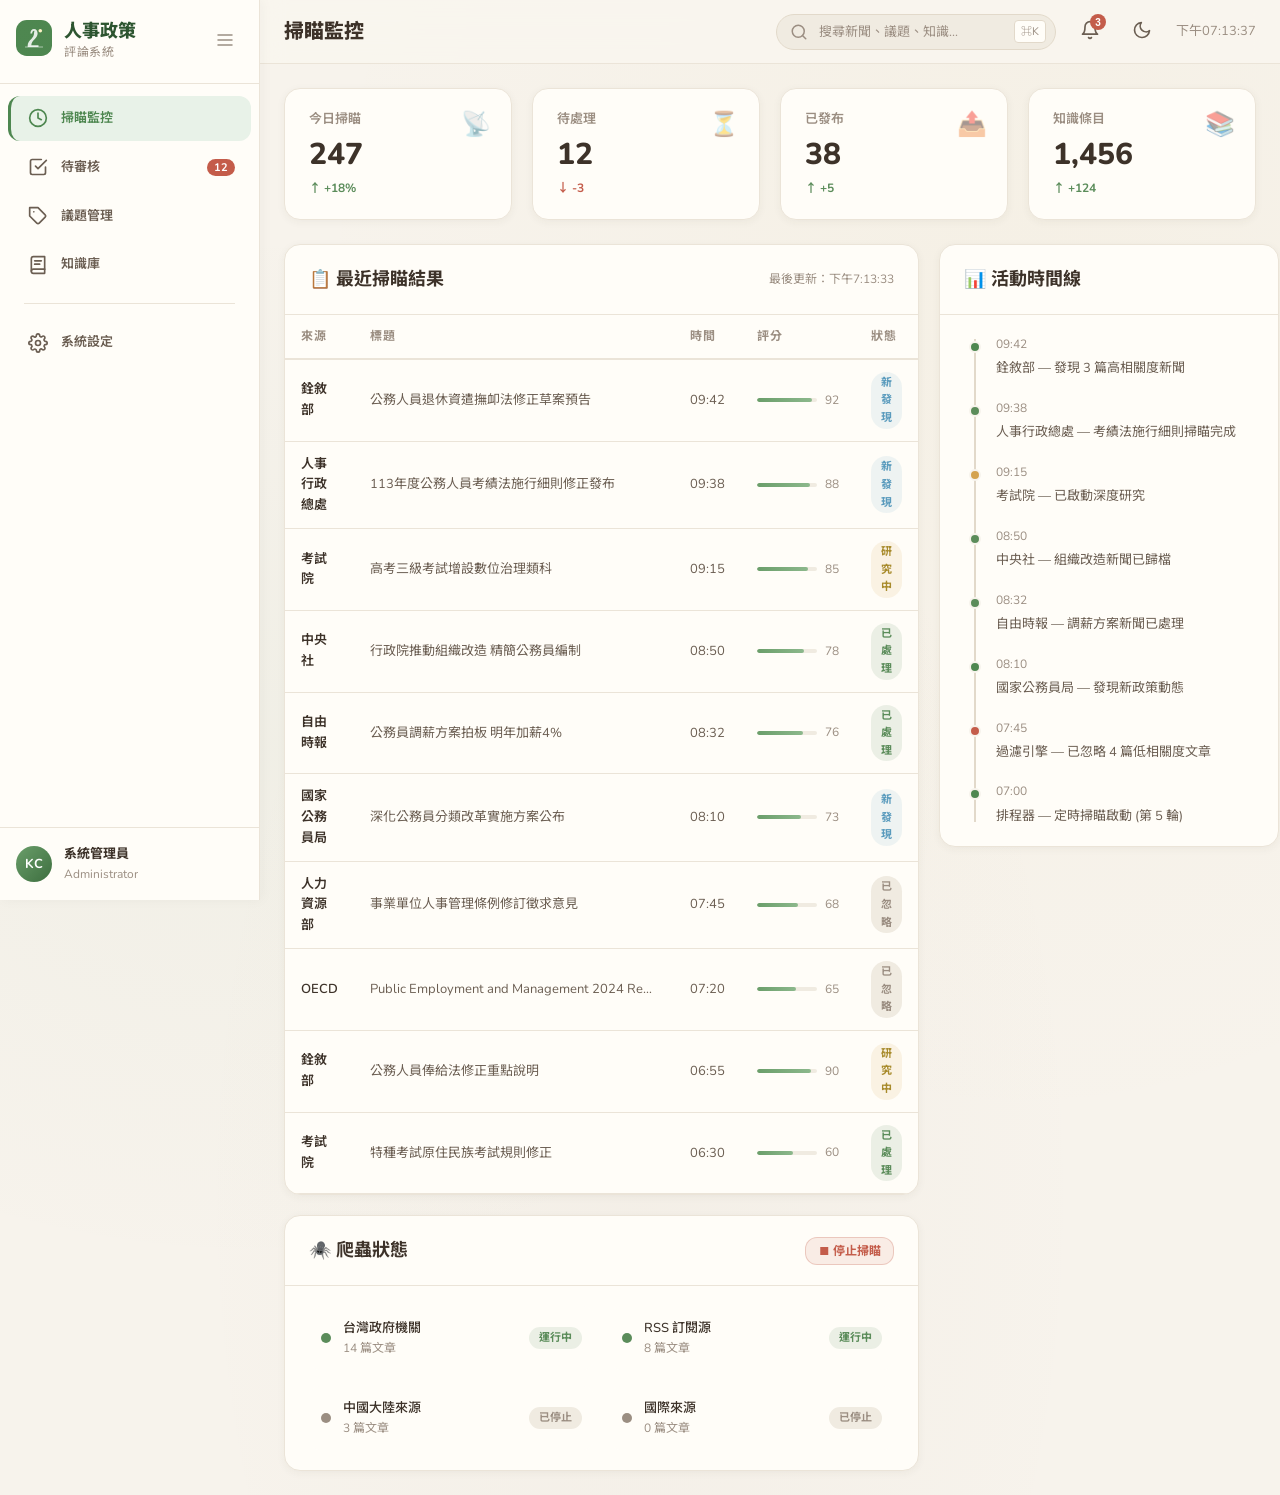
<file: index.html>
<!DOCTYPE html>
<html lang="zh-TW">
<head>
    <meta charset="UTF-8">
    <meta name="viewport" content="width=device-width, initial-scale=1.0">
    <meta name="description" content="公務人事政策評論系統 — 即時掃瞄各國政府公務員制度與實務變革，深度研究、觀點分析、撰寫評論。">
    <title>公務人事政策評論系統</title>

    <!-- Google Fonts -->
    <link rel="preconnect" href="https://fonts.googleapis.com">
    <link rel="preconnect" href="https://fonts.gstatic.com" crossorigin>
    <link href="https://fonts.googleapis.com/css2?family=Nunito:wght@300;400;500;600;700;800&family=Noto+Sans+TC:wght@300;400;500;600;700&display=swap" rel="stylesheet">

    <!-- Styles -->
    <link rel="stylesheet" href="css/index.css">
</head>
<body>
    <!-- Sidebar Navigation -->
    <aside class="sidebar" id="sidebar">
        <div class="sidebar-header">
            <div class="logo-container">
                <div class="logo-icon">
                    <svg viewBox="0 0 40 40" fill="none" xmlns="http://www.w3.org/2000/svg">
                        <rect width="40" height="40" rx="12" fill="url(#logoGrad)"/>
                        <path d="M13 28c0-3 2-5 4-7 2-2 3-4 3-6s1-3 0-3c-1 0-2 1-2 3h-2c0-3 1.5-5 4-5s4 2 4 5c0 2-1 4-3 6-2 2-4 4-4 7h8v2H13v-2z" fill="white" opacity="0.85"/>
                        <circle cx="27" cy="12" r="2" fill="#fef3c7"/>
                        <path d="M10 30h20" stroke="white" stroke-width="1.5" opacity="0.4"/>
                        <defs>
                            <linearGradient id="logoGrad" x1="0" y1="0" x2="40" y2="40">
                                <stop stop-color="#4e8750"/>
                                <stop offset="1" stop-color="#3d6e3f"/>
                            </linearGradient>
                        </defs>
                    </svg>
                </div>
                <div class="logo-text">
                    <span class="logo-title">人事政策</span>
                    <span class="logo-subtitle">評論系統</span>
                </div>
            </div>
            <button class="sidebar-toggle" id="sidebarToggle" aria-label="切換側邊欄">
                <svg width="20" height="20" viewBox="0 0 20 20" fill="currentColor">
                    <path d="M3 5h14M3 10h14M3 15h14" stroke="currentColor" stroke-width="1.5" stroke-linecap="round"/>
                </svg>
            </button>
        </div>

        <nav class="sidebar-nav" id="sidebarNav">
            <a href="#" class="nav-item active" data-page="dashboard">
                <span class="nav-icon">
                    <svg width="20" height="20" viewBox="0 0 24 24" fill="none" stroke="currentColor" stroke-width="2" stroke-linecap="round" stroke-linejoin="round">
                        <circle cx="12" cy="12" r="10"/>
                        <path d="M12 6v6l4 2"/>
                    </svg>
                </span>
                <span class="nav-text">掃瞄監控</span>
                <span class="nav-badge" id="dashboardBadge" style="display:none;">0</span>
            </a>
            <a href="#" class="nav-item" data-page="review">
                <span class="nav-icon">
                    <svg width="20" height="20" viewBox="0 0 24 24" fill="none" stroke="currentColor" stroke-width="2" stroke-linecap="round" stroke-linejoin="round">
                        <path d="M9 11l3 3L22 4"/>
                        <path d="M21 12v7a2 2 0 01-2 2H5a2 2 0 01-2-2V5a2 2 0 012-2h11"/>
                    </svg>
                </span>
                <span class="nav-text">待審核</span>
                <span class="nav-badge" id="reviewBadge">12</span>
            </a>
            <a href="#" class="nav-item" data-page="topics">
                <span class="nav-icon">
                    <svg width="20" height="20" viewBox="0 0 24 24" fill="none" stroke="currentColor" stroke-width="2" stroke-linecap="round" stroke-linejoin="round">
                        <path d="M20.59 13.41l-7.17 7.17a2 2 0 01-2.83 0L2 12V2h10l8.59 8.59a2 2 0 010 2.82z"/>
                        <line x1="7" y1="7" x2="7.01" y2="7"/>
                    </svg>
                </span>
                <span class="nav-text">議題管理</span>
            </a>
            <a href="#" class="nav-item" data-page="knowledge">
                <span class="nav-icon">
                    <svg width="20" height="20" viewBox="0 0 24 24" fill="none" stroke="currentColor" stroke-width="2" stroke-linecap="round" stroke-linejoin="round">
                        <path d="M4 19.5A2.5 2.5 0 016.5 17H20"/>
                        <path d="M6.5 2H20v20H6.5A2.5 2.5 0 014 19.5v-15A2.5 2.5 0 016.5 2z"/>
                        <line x1="8" y1="7" x2="16" y2="7"/>
                        <line x1="8" y1="11" x2="14" y2="11"/>
                    </svg>
                </span>
                <span class="nav-text">知識庫</span>
            </a>

            <div class="nav-divider"></div>

            <a href="#" class="nav-item" data-page="settings">
                <span class="nav-icon">
                    <svg width="20" height="20" viewBox="0 0 24 24" fill="none" stroke="currentColor" stroke-width="2" stroke-linecap="round" stroke-linejoin="round">
                        <circle cx="12" cy="12" r="3"/>
                        <path d="M19.4 15a1.65 1.65 0 00.33 1.82l.06.06a2 2 0 010 2.83 2 2 0 01-2.83 0l-.06-.06a1.65 1.65 0 00-1.82-.33 1.65 1.65 0 00-1 1.51V21a2 2 0 01-4 0v-.09A1.65 1.65 0 009 19.4a1.65 1.65 0 00-1.82.33l-.06.06a2 2 0 01-2.83 0 2 2 0 010-2.83l.06-.06A1.65 1.65 0 004.68 15a1.65 1.65 0 00-1.51-1H3a2 2 0 010-4h.09A1.65 1.65 0 004.6 9a1.65 1.65 0 00-.33-1.82l-.06-.06a2 2 0 010-2.83 2 2 0 012.83 0l.06.06A1.65 1.65 0 009 4.68a1.65 1.65 0 001-1.51V3a2 2 0 014 0v.09a1.65 1.65 0 001 1.51 1.65 1.65 0 001.82-.33l.06-.06a2 2 0 012.83 0 2 2 0 010 2.83l-.06.06A1.65 1.65 0 0019.4 9a1.65 1.65 0 001.51 1H21a2 2 0 010 4h-.09a1.65 1.65 0 00-1.51 1z"/>
                    </svg>
                </span>
                <span class="nav-text">系統設定</span>
            </a>
        </nav>

        <div class="sidebar-footer">
            <div class="user-profile">
                <div class="user-avatar">KC</div>
                <div class="user-info">
                    <span class="user-name">系統管理員</span>
                    <span class="user-role">Administrator</span>
                </div>
            </div>
        </div>
    </aside>

    <!-- Main Content -->
    <main class="main-content" id="mainContent">
        <!-- Header -->
        <header class="header" id="header">
            <div class="header-left">
                <button class="mobile-menu-btn" id="mobileMenuBtn" aria-label="開啟選單">
                    <svg width="24" height="24" viewBox="0 0 24 24" fill="none" stroke="currentColor" stroke-width="2" stroke-linecap="round">
                        <line x1="3" y1="6" x2="21" y2="6"/>
                        <line x1="3" y1="12" x2="21" y2="12"/>
                        <line x1="3" y1="18" x2="21" y2="18"/>
                    </svg>
                </button>
                <h1 class="page-title" id="pageTitle">掃瞄監控</h1>
            </div>
            <div class="header-right">
                <div class="search-box" id="globalSearch">
                    <svg class="search-icon" width="18" height="18" viewBox="0 0 24 24" fill="none" stroke="currentColor" stroke-width="2" stroke-linecap="round">
                        <circle cx="11" cy="11" r="8"/>
                        <line x1="21" y1="21" x2="16.65" y2="16.65"/>
                    </svg>
                    <input type="text" placeholder="搜尋新聞、議題、知識..." id="globalSearchInput">
                    <kbd class="search-shortcut">⌘K</kbd>
                </div>
                <button class="header-btn notification-btn" id="notificationBtn" aria-label="通知">
                    <svg width="20" height="20" viewBox="0 0 24 24" fill="none" stroke="currentColor" stroke-width="2" stroke-linecap="round" stroke-linejoin="round">
                        <path d="M18 8A6 6 0 006 8c0 7-3 9-3 9h18s-3-2-3-9"/>
                        <path d="M13.73 21a2 2 0 01-3.46 0"/>
                    </svg>
                    <span class="notification-count" id="notificationCount">3</span>
                </button>
                <button class="header-btn theme-toggle" id="themeToggle" aria-label="切換主題">
                    <svg width="20" height="20" viewBox="0 0 24 24" fill="none" stroke="currentColor" stroke-width="2" stroke-linecap="round" stroke-linejoin="round">
                        <path d="M21 12.79A9 9 0 1111.21 3 7 7 0 0021 12.79z"/>
                    </svg>
                </button>
                <div class="header-time" id="headerTime"></div>
            </div>
        </header>

        <!-- Page Content Panels -->
        <div class="content-wrapper">
            <!-- Dashboard Page -->
            <section class="page-panel active" id="page-dashboard">
                <div id="dashboardContainer"></div>
            </section>

            <!-- Review Page -->
            <section class="page-panel" id="page-review">
                <div id="reviewContainer"></div>
            </section>

            <!-- Topics Page -->
            <section class="page-panel" id="page-topics">
                <div id="topicsContainer"></div>
            </section>

            <!-- Knowledge Page -->
            <section class="page-panel" id="page-knowledge">
                <div id="knowledgeContainer"></div>
            </section>

            <!-- Settings Page -->
            <section class="page-panel" id="page-settings">
                <div class="card" style="max-width: 800px;">
                    <div class="card-header">
                        <h2>⚙️ 系統設定</h2>
                    </div>
                    <div class="card-body">
                        <div class="settings-group">
                            <h3 class="settings-title">掃瞄設定</h3>
                            <div class="setting-item">
                                <div class="setting-info">
                                    <label>自動掃瞄頻率</label>
                                    <span class="text-muted">設定系統自動掃瞄新聞的頻率</span>
                                </div>
                                <select class="select" id="scanFrequency">
                                    <option value="30">每 30 分鐘</option>
                                    <option value="60" selected>每 1 小時</option>
                                    <option value="120">每 2 小時</option>
                                    <option value="360">每 6 小時</option>
                                    <option value="720">每 12 小時</option>
                                    <option value="1440">每 24 小時</option>
                                </select>
                            </div>
                            <div class="setting-item">
                                <div class="setting-info">
                                    <label>政策相關度閾值</label>
                                    <span class="text-muted">低於此閾值的新聞將自動忽略</span>
                                </div>
                                <input type="range" class="range-input" min="0" max="100" value="60" id="relevanceThreshold">
                                <span class="range-value" id="thresholdValue">60%</span>
                            </div>
                        </div>

                        <div class="settings-group">
                            <h3 class="settings-title">通知設定</h3>
                            <div class="setting-item">
                                <div class="setting-info">
                                    <label>Telegram 通知</label>
                                    <span class="text-muted">透過 Telegram Bot 推送重要新聞</span>
                                </div>
                                <label class="toggle-switch">
                                    <input type="checkbox" id="telegramToggle" checked>
                                    <span class="toggle-slider"></span>
                                </label>
                            </div>
                            <div class="setting-item">
                                <div class="setting-info">
                                    <label>Telegram Bot Token</label>
                                    <span class="text-muted">用於發送通知的 Bot Token</span>
                                </div>
                                <input type="password" class="input" placeholder="輸入 Bot Token..." id="telegramToken" style="width: 280px;">
                            </div>
                        </div>

                        <div class="settings-group">
                            <h3 class="settings-title">AI 分析設定</h3>
                            <div class="setting-item">
                                <div class="setting-info">
                                    <label>優先 AI 工具</label>
                                    <span class="text-muted">選擇分析與生成評論使用的 AI 工具</span>
                                </div>
                                <select class="select" id="aiTool">
                                    <option value="codex">Codex CLI</option>
                                    <option value="claude" selected>Free Claude Code</option>
                                    <option value="opencode">OpenCode</option>
                                </select>
                            </div>
                            <div class="setting-item">
                                <div class="setting-info">
                                    <label>分析深度</label>
                                    <span class="text-muted">觀點分析報告的深度層級</span>
                                </div>
                                <select class="select" id="analysisDepth">
                                    <option value="brief">簡要摘要</option>
                                    <option value="standard" selected>標準分析</option>
                                    <option value="deep">深度報告</option>
                                </select>
                            </div>
                        </div>

                        <div class="settings-group">
                            <h3 class="settings-title">發布設定</h3>
                            <div class="setting-item">
                                <div class="setting-info">
                                    <label>Google Blogger 發布</label>
                                    <span class="text-muted">啟用自動發布至 Blogger</span>
                                </div>
                                <label class="toggle-switch">
                                    <input type="checkbox" id="bloggerToggle">
                                    <span class="toggle-slider"></span>
                                </label>
                            </div>
                            <div class="setting-item">
                                <div class="setting-info">
                                    <label>Google Drive 歸檔</label>
                                    <span class="text-muted">自動備份至 Google Drive</span>
                                </div>
                                <label class="toggle-switch">
                                    <input type="checkbox" id="driveToggle" checked>
                                    <span class="toggle-slider"></span>
                                </label>
                            </div>
                        </div>

                        <div class="flex justify-end gap-3 mt-4">
                            <button class="btn btn-secondary">重置預設</button>
                            <button class="btn btn-primary">儲存設定</button>
                        </div>
                    </div>
                </div>
            </section>
        </div>
    </main>

    <!-- Toast Container -->
    <div class="toast-container" id="toastContainer"></div>

    <!-- Modal Container -->
    <div class="modal-overlay" id="modalOverlay">
        <div class="modal" id="modalContent">
            <!-- Dynamic modal content -->
        </div>
    </div>

    <!-- Scripts -->
    <script src="js/app.js"></script>
    <script src="js/dashboard.js"></script>
    <script src="js/review.js"></script>
    <script src="js/topics.js"></script>
    <script src="js/knowledge.js"></script>
</body>
</html>
</file>
<file: css/index.css>
/* ============================================================
   公務人事政策評論系統 — 原野風設計系統
   Prairie / Nature-inspired warm light theme
   ============================================================ */

@import url('https://fonts.googleapis.com/css2?family=Nunito:wght@300;400;500;600;700;800&family=Noto+Sans+TC:wght@300;400;500;600;700&display=swap');

/* ============================================================
   1. Design Tokens
   ============================================================ */
:root {
  /* — 原野色盤 — */
  --bg-canvas:       #f7f3ec;
  --bg-warm:         #faf6ef;
  --bg-surface:      #fffdf8;
  --bg-surface-alt:  #f0ebe1;
  --bg-hover:        #ede7db;

  /* 自然邊框與表面 */
  --border-soft:     #e2d9ca;
  --border-light:    #ebe4d8;
  --border-hover:    #d4c9b7;

  /* 主色 — 森林綠 */
  --green-300: #8cb88c;
  --green-400: #6a9e6a;
  --green-500: #4e8750;
  --green-600: #3d6e3f;
  --green-700: #2d5530;
  --primary:       #4e8750;
  --primary-rgb:   78, 135, 80;
  --primary-light: #e8f2e8;
  --primary-hover: #3d6e3f;

  /* 副色 — 麥穗金 */
  --gold-300: #e8d18c;
  --gold-400: #d4b85a;
  --gold-500: #c4a43a;
  --gold-600: #a88b2c;
  --secondary:     #c4a43a;
  --secondary-rgb: 196, 164, 58;
  --secondary-light: #faf3dd;

  /* 泥土棕 */
  --earth-400: #a08060;
  --earth-500: #8b6d4f;
  --earth-600: #705840;

  /* 天空藍 */
  --sky-400: #7db5d4;
  --sky-500: #5a9bbd;

  /* 語義色 */
  --success:     #5b8c5a;  --success-rgb: 91,140,90;
  --danger:      #c45c4a;  --danger-rgb:  196,92,74;
  --warning:     #d4a24e;  --warning-rgb: 212,162,78;
  --info:        #5a9bbd;  --info-rgb:    90,155,189;

  /* 文字 */
  --text-primary:   #3d3229;
  --text-secondary: #6b5e52;
  --text-muted:     #9b8e82;
  --text-inverse:   #fffdf8;

  /* — 字型 — */
  --font-sans: 'Nunito', 'Noto Sans TC', -apple-system, BlinkMacSystemFont, 'Segoe UI', sans-serif;
  --font-mono: 'JetBrains Mono', Consolas, monospace;

  --text-xs:  0.75rem;
  --text-sm:  0.8125rem;
  --text-base: 0.9375rem;
  --text-lg:  1.125rem;
  --text-xl:  1.25rem;
  --text-2xl: 1.5rem;
  --text-3xl: 1.875rem;

  /* — 間距 — */
  --sp-1: 0.25rem;  --sp-2: 0.5rem;   --sp-3: 0.75rem;
  --sp-4: 1rem;     --sp-5: 1.25rem;  --sp-6: 1.5rem;
  --sp-8: 2rem;     --sp-10: 2.5rem;  --sp-12: 3rem;
  --sp-16: 4rem;

  /* — 圓角 — */
  --radius-sm:   8px;
  --radius-md:   12px;
  --radius-lg:   16px;
  --radius-xl:   24px;
  --radius-full: 9999px;

  /* — 陰影 — */
  --shadow-sm:  0 1px 3px rgba(61,50,41,.06), 0 1px 2px rgba(61,50,41,.04);
  --shadow-md:  0 4px 12px rgba(61,50,41,.07), 0 2px 4px rgba(61,50,41,.04);
  --shadow-lg:  0 10px 30px rgba(61,50,41,.08), 0 4px 8px rgba(61,50,41,.04);
  --shadow-xl:  0 20px 50px rgba(61,50,41,.1);
  --shadow-card: 0 2px 8px rgba(61,50,41,.05);
  --shadow-card-hover: 0 8px 24px rgba(61,50,41,.1);

  /* — 過渡 — */
  --ease-out: cubic-bezier(.22,1,.36,1);
  --ease-spring: cubic-bezier(.34,1.56,.64,1);
  --dur-fast:   150ms;
  --dur-normal: 250ms;
  --dur-slow:   400ms;

  /* — Z-index — */
  --z-sidebar:  100;
  --z-header:   90;
  --z-dropdown: 200;
  --z-modal:    300;
  --z-toast:    400;

  /* — 版型 — */
  --sidebar-width:     260px;
  --sidebar-collapsed: 72px;
  --header-height:     64px;
}

/* ============================================================
   2. Reset / Base
   ============================================================ */
*, *::before, *::after { box-sizing: border-box; margin: 0; padding: 0; }

html {
  font-size: 16px;
  -webkit-font-smoothing: antialiased;
  scroll-behavior: smooth;
}

body {
  font-family: var(--font-sans);
  font-size: var(--text-base);
  color: var(--text-primary);
  background: var(--bg-canvas);
  /* 微妙的紋理感 */
  background-image:
    radial-gradient(ellipse at 20% 50%, rgba(78,135,80,.04) 0%, transparent 50%),
    radial-gradient(ellipse at 80% 20%, rgba(196,164,58,.04) 0%, transparent 50%),
    radial-gradient(ellipse at 50% 80%, rgba(139,109,79,.03) 0%, transparent 50%);
  min-height: 100vh;
  line-height: 1.6;
  overflow-x: hidden;
}

/* Scrollbar */
::-webkit-scrollbar { width: 6px; height: 6px; }
::-webkit-scrollbar-track { background: transparent; }
::-webkit-scrollbar-thumb { background: var(--border-soft); border-radius: var(--radius-full); }
::-webkit-scrollbar-thumb:hover { background: var(--text-muted); }

::selection { background: rgba(var(--primary-rgb),.2); color: var(--text-primary); }

a { color: var(--primary); text-decoration: none; transition: color var(--dur-fast); }
a:hover { color: var(--primary-hover); }
img { max-width: 100%; display: block; }

/* ============================================================
   3. Layout — Sidebar + Main
   ============================================================ */
.sidebar {
  position: fixed; top: 0; left: 0; bottom: 0;
  width: var(--sidebar-width);
  background: var(--bg-surface);
  border-right: 1px solid var(--border-light);
  display: flex; flex-direction: column;
  z-index: var(--z-sidebar);
  transition: width var(--dur-slow) var(--ease-out);
  overflow: hidden;
  box-shadow: 2px 0 12px rgba(61,50,41,.04);
}
.sidebar.collapsed { width: var(--sidebar-collapsed); }

.sidebar-header {
  display: flex; align-items: center; justify-content: space-between;
  padding: var(--sp-5) var(--sp-4);
  border-bottom: 1px solid var(--border-light);
  min-height: 72px;
}

.logo-container { display: flex; align-items: center; gap: var(--sp-3); }
.logo-icon svg { width: 36px; height: 36px; flex-shrink: 0; }
.logo-text { display: flex; flex-direction: column; white-space: nowrap; }
.logo-title { font-size: var(--text-lg); font-weight: 800; color: var(--green-700); line-height: 1.2; }
.logo-subtitle { font-size: var(--text-xs); color: var(--text-muted); letter-spacing: .06em; }
.sidebar.collapsed .logo-text { display: none; }

.sidebar-toggle {
  background: none; border: none; color: var(--text-muted); cursor: pointer;
  padding: var(--sp-2); border-radius: var(--radius-sm);
  transition: all var(--dur-fast); flex-shrink: 0;
}
.sidebar-toggle:hover { color: var(--text-primary); background: var(--bg-hover); }

/* Navigation */
.sidebar-nav {
  flex: 1; padding: var(--sp-3) var(--sp-2);
  display: flex; flex-direction: column; gap: var(--sp-1);
  overflow-y: auto;
}

.nav-item {
  display: flex; align-items: center; gap: var(--sp-3);
  padding: var(--sp-3) var(--sp-4);
  border-radius: var(--radius-md);
  color: var(--text-secondary);
  font-size: var(--text-sm); font-weight: 600;
  transition: all var(--dur-normal) var(--ease-out);
  cursor: pointer; position: relative;
  text-decoration: none;
  border-left: 3px solid transparent;
}
.nav-item:hover {
  background: var(--bg-hover);
  color: var(--text-primary);
}
.nav-item.active {
  background: var(--primary-light);
  color: var(--primary);
  border-left-color: var(--primary);
}
.nav-icon { display: flex; align-items: center; justify-content: center; width: 22px; flex-shrink: 0; }
.nav-text { white-space: nowrap; overflow: hidden; transition: opacity var(--dur-normal); }
.sidebar.collapsed .nav-text { opacity: 0; width: 0; }

.nav-badge {
  margin-left: auto;
  background: var(--danger);
  color: #fff;
  font-size: 0.6875rem; font-weight: 700;
  padding: 2px 7px;
  border-radius: var(--radius-full); line-height: 1.2;
}
.sidebar.collapsed .nav-badge { display: none; }

.nav-divider { height: 1px; background: var(--border-light); margin: var(--sp-3) var(--sp-4); }

/* Sidebar footer */
.sidebar-footer { padding: var(--sp-4); border-top: 1px solid var(--border-light); }
.user-profile { display: flex; align-items: center; gap: var(--sp-3); }
.user-avatar {
  width: 36px; height: 36px; border-radius: var(--radius-full);
  background: linear-gradient(135deg, var(--green-400), var(--green-600));
  display: flex; align-items: center; justify-content: center;
  font-size: var(--text-sm); font-weight: 700; color: #fff; flex-shrink: 0;
}
.user-info { display: flex; flex-direction: column; white-space: nowrap; overflow: hidden; }
.user-name { font-size: var(--text-sm); font-weight: 700; color: var(--text-primary); }
.user-role { font-size: var(--text-xs); color: var(--text-muted); }
.sidebar.collapsed .user-info { display: none; }

/* Main */
.main-content {
  margin-left: var(--sidebar-width);
  min-height: 100vh;
  transition: margin-left var(--dur-slow) var(--ease-out);
}
.sidebar.collapsed ~ .main-content { margin-left: var(--sidebar-collapsed); }

/* Header */
.header {
  position: sticky; top: 0;
  height: var(--header-height);
  display: flex; align-items: center; justify-content: space-between;
  padding: 0 var(--sp-6);
  background: rgba(250,246,239,.85);
  backdrop-filter: blur(12px); -webkit-backdrop-filter: blur(12px);
  border-bottom: 1px solid var(--border-light);
  z-index: var(--z-header);
}
.header-left { display: flex; align-items: center; gap: var(--sp-4); }
.header-right { display: flex; align-items: center; gap: var(--sp-4); }

.page-title {
  font-size: var(--text-xl); font-weight: 800;
  color: var(--text-primary);
}

.mobile-menu-btn {
  display: none;
  background: none; border: none; color: var(--text-secondary); cursor: pointer;
  padding: var(--sp-2); border-radius: var(--radius-sm);
}

/* Search */
.search-box { position: relative; display: flex; align-items: center; }
.search-box .search-icon { position: absolute; left: 14px; color: var(--text-muted); pointer-events: none; }
.search-box input {
  background: var(--bg-surface-alt);
  border: 1px solid var(--border-soft);
  border-radius: var(--radius-full);
  padding: var(--sp-2) var(--sp-4) var(--sp-2) 42px;
  color: var(--text-primary);
  font-family: var(--font-sans);
  font-size: var(--text-sm);
  width: 280px;
  transition: all var(--dur-normal); outline: none;
}
.search-box input::placeholder { color: var(--text-muted); }
.search-box input:focus {
  border-color: var(--primary);
  box-shadow: 0 0 0 3px rgba(var(--primary-rgb),.12);
  width: 340px;
  background: var(--bg-surface);
}
.search-shortcut {
  position: absolute; right: 10px;
  font-family: var(--font-sans); font-size: 0.6875rem;
  background: var(--bg-surface); color: var(--text-muted);
  padding: 2px 6px; border-radius: 4px;
  border: 1px solid var(--border-soft);
}

/* Header buttons */
.header-btn {
  background: none; border: none; color: var(--text-secondary); cursor: pointer;
  padding: var(--sp-2); border-radius: var(--radius-sm);
  position: relative; transition: all var(--dur-fast);
}
.header-btn:hover { color: var(--text-primary); background: var(--bg-hover); }

.notification-count {
  position: absolute; top: 2px; right: 2px;
  background: var(--danger); color: #fff;
  font-size: 0.625rem; font-weight: 700;
  width: 16px; height: 16px;
  border-radius: var(--radius-full);
  display: flex; align-items: center; justify-content: center;
}

.header-time {
  font-size: var(--text-sm); color: var(--text-muted);
  font-variant-numeric: tabular-nums;
}

/* Content */
.content-wrapper { padding: var(--sp-6); }
.page-panel { display: none; animation: fadeIn var(--dur-normal) var(--ease-out); }
.page-panel.active { display: block; }

/* ============================================================
   4. Card — 原野風格
   ============================================================ */
.card {
  background: var(--bg-surface);
  border: 1px solid var(--border-light);
  border-radius: var(--radius-lg);
  box-shadow: var(--shadow-card);
  transition: all var(--dur-normal) var(--ease-out);
  overflow: hidden;
}
.card:hover {
  border-color: var(--border-hover);
  box-shadow: var(--shadow-card-hover);
  transform: translateY(-2px);
}
.card-header {
  padding: var(--sp-5) var(--sp-6);
  border-bottom: 1px solid var(--border-light);
  display: flex; align-items: center; justify-content: space-between;
}
.card-header h2, .card-header h3 { font-size: var(--text-lg); font-weight: 700; margin: 0; }
.card-body { padding: var(--sp-5) var(--sp-6); }
.card-footer {
  padding: var(--sp-4) var(--sp-6);
  border-top: 1px solid var(--border-light);
  display: flex; align-items: center; justify-content: flex-end; gap: var(--sp-3);
}

/* ============================================================
   5. Buttons
   ============================================================ */
.btn {
  display: inline-flex; align-items: center; justify-content: center; gap: var(--sp-2);
  padding: var(--sp-2) var(--sp-5);
  font-family: var(--font-sans);
  font-size: var(--text-sm); font-weight: 700;
  border-radius: var(--radius-md);
  border: 1px solid transparent;
  cursor: pointer;
  transition: all var(--dur-normal) var(--ease-out);
  white-space: nowrap; line-height: 1.5; outline: none;
}
.btn:active { transform: scale(.97); }

.btn-primary {
  background: var(--primary);
  color: #fff; border-color: var(--green-600);
}
.btn-primary:hover { background: var(--primary-hover); box-shadow: 0 4px 12px rgba(var(--primary-rgb),.25); }

.btn-secondary {
  background: var(--bg-surface);
  color: var(--text-secondary);
  border-color: var(--border-soft);
}
.btn-secondary:hover { background: var(--bg-hover); color: var(--text-primary); }

.btn-danger { background: rgba(var(--danger-rgb),.1); color: var(--danger); border-color: rgba(var(--danger-rgb),.25); }
.btn-danger:hover { background: rgba(var(--danger-rgb),.18); }

.btn-success { background: rgba(var(--success-rgb),.1); color: var(--success); border-color: rgba(var(--success-rgb),.25); }
.btn-success:hover { background: rgba(var(--success-rgb),.18); }

.btn-warning { background: rgba(var(--warning-rgb),.1); color: var(--warning); border-color: rgba(var(--warning-rgb),.25); }
.btn-warning:hover { background: rgba(var(--warning-rgb),.18); }

.btn-ghost { background: transparent; color: var(--text-secondary); border: none; }
.btn-ghost:hover { background: var(--bg-hover); color: var(--text-primary); }

.btn-sm { padding: var(--sp-1) var(--sp-3); font-size: var(--text-xs); }
.btn-lg { padding: var(--sp-3) var(--sp-8); font-size: var(--text-base); }

/* ============================================================
   6. Badge
   ============================================================ */
.badge {
  display: inline-flex; align-items: center;
  padding: 2px 10px;
  font-size: 0.6875rem; font-weight: 700;
  border-radius: var(--radius-full); line-height: 1.6;
}
.badge-success { background: rgba(var(--success-rgb),.12); color: var(--success); }
.badge-warning { background: rgba(var(--warning-rgb),.12); color: #a88b2c; }
.badge-danger  { background: rgba(var(--danger-rgb),.1);   color: var(--danger); }
.badge-info    { background: rgba(var(--info-rgb),.1);     color: var(--info); }
.badge-primary { background: var(--primary-light); color: var(--primary); }
.badge-muted   { background: var(--bg-surface-alt); color: var(--text-muted); }

/* ============================================================
   7. Form Controls
   ============================================================ */
.input, .textarea, .select {
  background: var(--bg-surface);
  border: 1px solid var(--border-soft);
  border-radius: var(--radius-md);
  padding: var(--sp-2) var(--sp-4);
  color: var(--text-primary);
  font-family: var(--font-sans);
  font-size: var(--text-sm);
  transition: all var(--dur-normal); outline: none; width: 100%;
}
.input:focus, .textarea:focus, .select:focus {
  border-color: var(--primary);
  box-shadow: 0 0 0 3px rgba(var(--primary-rgb),.1);
}
.input::placeholder, .textarea::placeholder { color: var(--text-muted); }
.textarea { resize: vertical; min-height: 100px; }
.select { cursor: pointer; appearance: none; padding-right: var(--sp-8); }

/* Toggle */
.toggle-switch { position: relative; display: inline-block; width: 44px; height: 24px; }
.toggle-switch input { opacity: 0; width: 0; height: 0; }
.toggle-slider {
  position: absolute; inset: 0;
  background: var(--border-soft);
  border-radius: var(--radius-full);
  cursor: pointer; transition: all var(--dur-normal);
}
.toggle-slider::before {
  content: ''; position: absolute; left: 3px; top: 3px;
  width: 18px; height: 18px;
  background: #fff;
  border-radius: var(--radius-full);
  transition: all var(--dur-normal) var(--ease-spring);
  box-shadow: var(--shadow-sm);
}
.toggle-switch input:checked + .toggle-slider { background: var(--primary); }
.toggle-switch input:checked + .toggle-slider::before { transform: translateX(20px); }

/* Range */
.range-input {
  -webkit-appearance: none; appearance: none;
  height: 6px; background: var(--border-soft);
  border-radius: var(--radius-full); outline: none; width: 120px;
}
.range-input::-webkit-slider-thumb {
  -webkit-appearance: none;
  width: 18px; height: 18px; border-radius: var(--radius-full);
  background: var(--primary); cursor: pointer;
  box-shadow: 0 0 6px rgba(var(--primary-rgb),.3);
}
.range-value { font-size: var(--text-sm); color: var(--primary); font-weight: 700; margin-left: var(--sp-2); }

/* ============================================================
   8. Table
   ============================================================ */
.table-container { overflow-x: auto; }
.table { width: 100%; border-collapse: collapse; font-size: var(--text-sm); }
.table th {
  padding: var(--sp-3) var(--sp-4); text-align: left;
  font-weight: 700; font-size: var(--text-xs); color: var(--text-muted);
  text-transform: uppercase; letter-spacing: .06em;
  border-bottom: 2px solid var(--border-light); white-space: nowrap;
}
.table td {
  padding: var(--sp-3) var(--sp-4);
  border-bottom: 1px solid var(--border-light);
  color: var(--text-secondary); vertical-align: middle;
}
.table tbody tr { transition: background var(--dur-fast); }
.table tbody tr:hover { background: var(--bg-warm); }
.table td:first-child { color: var(--text-primary); font-weight: 600; }

/* ============================================================
   9. Modal
   ============================================================ */
.modal-overlay {
  position: fixed; inset: 0;
  background: rgba(61,50,41,.35);
  backdrop-filter: blur(4px);
  display: none; align-items: center; justify-content: center;
  z-index: var(--z-modal); padding: var(--sp-6);
}
.modal-overlay.active { display: flex; }

.modal {
  background: var(--bg-surface);
  border: 1px solid var(--border-light);
  border-radius: var(--radius-xl);
  width: 100%; max-width: 640px;
  max-height: 85vh; overflow-y: auto;
  animation: scaleIn var(--dur-normal) var(--ease-spring);
  box-shadow: var(--shadow-xl);
}
.modal-header {
  display: flex; align-items: center; justify-content: space-between;
  padding: var(--sp-5) var(--sp-6);
  border-bottom: 1px solid var(--border-light);
}
.modal-header h2 { font-size: var(--text-lg); font-weight: 700; margin: 0; }
.modal-close {
  background: none; border: none; color: var(--text-muted); cursor: pointer;
  font-size: var(--text-xl); padding: var(--sp-1); transition: color var(--dur-fast);
}
.modal-close:hover { color: var(--text-primary); }
.modal-body { padding: var(--sp-5) var(--sp-6); }
.modal-footer {
  padding: var(--sp-4) var(--sp-6);
  border-top: 1px solid var(--border-light);
  display: flex; justify-content: flex-end; gap: var(--sp-3);
}

/* ============================================================
   10. Toast
   ============================================================ */
.toast-container {
  position: fixed; top: var(--sp-6); right: var(--sp-6);
  display: flex; flex-direction: column; gap: var(--sp-3);
  z-index: var(--z-toast); pointer-events: none;
}
.toast {
  display: flex; align-items: center; gap: var(--sp-3);
  background: var(--bg-surface); border: 1px solid var(--border-light);
  border-radius: var(--radius-md);
  padding: var(--sp-3) var(--sp-5); min-width: 280px;
  box-shadow: var(--shadow-lg);
  animation: slideInRight var(--dur-normal) var(--ease-out);
  pointer-events: auto;
}
.toast-success { border-left: 3px solid var(--success); }
.toast-danger  { border-left: 3px solid var(--danger); }
.toast-warning { border-left: 3px solid var(--warning); }
.toast-info    { border-left: 3px solid var(--info); }
.toast-message { flex: 1; font-size: var(--text-sm); color: var(--text-primary); }
.toast-close { background: none; border: none; color: var(--text-muted); cursor: pointer; font-size: var(--text-lg); }

/* ============================================================
   11. Tabs
   ============================================================ */
.tabs { display: flex; gap: 0; border-bottom: 2px solid var(--border-light); margin-bottom: var(--sp-5); }
.tab-item {
  padding: var(--sp-3) var(--sp-5); font-size: var(--text-sm); font-weight: 600;
  color: var(--text-muted); cursor: pointer;
  border-bottom: 2px solid transparent; transition: all var(--dur-normal);
  background: none; border-top: none; border-left: none; border-right: none;
  font-family: var(--font-sans); margin-bottom: -2px;
}
.tab-item:hover { color: var(--text-primary); }
.tab-item.active { color: var(--primary); border-bottom-color: var(--primary); }

/* ============================================================
   12. Progress
   ============================================================ */
.progress { width: 100%; height: 6px; background: var(--bg-surface-alt); border-radius: var(--radius-full); overflow: hidden; }
.progress-bar { height: 100%; background: var(--primary); border-radius: var(--radius-full); transition: width var(--dur-slow); }
.progress-bar.danger { background: var(--danger); }
.progress-bar.warning { background: var(--warning); }
.progress-bar.success { background: var(--success); }

/* ============================================================
   13. Stat Card
   ============================================================ */
.stat-card {
  background: var(--bg-surface);
  border: 1px solid var(--border-light);
  border-radius: var(--radius-lg);
  padding: var(--sp-5) var(--sp-6);
  box-shadow: var(--shadow-card);
  transition: all var(--dur-normal) var(--ease-out);
}
.stat-card:hover { transform: translateY(-3px); box-shadow: var(--shadow-card-hover); }
.stat-label { font-size: var(--text-sm); color: var(--text-muted); margin-bottom: var(--sp-2); font-weight: 600; }
.stat-value { font-size: var(--text-3xl); font-weight: 800; color: var(--text-primary); line-height: 1.1; }
.stat-trend { display: inline-flex; align-items: center; gap: var(--sp-1); font-size: var(--text-xs); font-weight: 700; margin-top: var(--sp-2); }
.stat-trend.up { color: var(--success); }
.stat-trend.down { color: var(--danger); }
.stat-icon { font-size: var(--text-2xl); opacity: .5; position: absolute; top: var(--sp-4); right: var(--sp-5); }

/* ============================================================
   14. Timeline
   ============================================================ */
.timeline { position: relative; padding-left: var(--sp-8); }
.timeline::before {
  content: ''; position: absolute; left: 10px; top: 4px; bottom: 4px;
  width: 2px; background: var(--border-soft);
}
.timeline-item { position: relative; padding-bottom: var(--sp-5); }
.timeline-item:last-child { padding-bottom: 0; }
.timeline-dot {
  position: absolute; left: calc(-1 * var(--sp-8) + 5px); top: 6px;
  width: 12px; height: 12px; border-radius: var(--radius-full);
  background: var(--primary); border: 2px solid var(--bg-canvas);
}
.timeline-dot.success { background: var(--success); }
.timeline-dot.warning { background: var(--warning); }
.timeline-dot.danger  { background: var(--danger); }
.timeline-time { font-size: var(--text-xs); color: var(--text-muted); margin-bottom: var(--sp-1); }
.timeline-content { font-size: var(--text-sm); color: var(--text-secondary); }

/* ============================================================
   15. Tags
   ============================================================ */
.tag {
  display: inline-flex; align-items: center; gap: var(--sp-1);
  padding: 3px 12px; font-size: 0.6875rem; font-weight: 600;
  border-radius: var(--radius-full);
  background: var(--bg-surface-alt); color: var(--text-secondary);
  transition: all var(--dur-fast);
}
.tag:hover { background: var(--bg-hover); color: var(--text-primary); }
.tag-primary { background: var(--primary-light); color: var(--primary); }
.tag-removable { cursor: pointer; }
.tag-remove {
  display: inline-flex; margin-left: var(--sp-1);
  font-size: var(--text-sm); color: inherit; opacity: .6;
  cursor: pointer; background: none; border: none; padding: 0;
}
.tag-remove:hover { opacity: 1; }

/* ============================================================
   16. Dropdown
   ============================================================ */
.dropdown { position: relative; display: inline-block; }
.dropdown-menu {
  position: absolute; top: calc(100% + var(--sp-1)); left: 0;
  background: var(--bg-surface); border: 1px solid var(--border-light);
  border-radius: var(--radius-md); min-width: 180px;
  box-shadow: var(--shadow-lg); z-index: var(--z-dropdown);
  display: none; animation: fadeIn var(--dur-fast);
}
.dropdown-menu.active { display: block; }
.dropdown-item {
  display: block; padding: var(--sp-2) var(--sp-4);
  font-size: var(--text-sm); color: var(--text-secondary);
  cursor: pointer; transition: all var(--dur-fast);
}
.dropdown-item:hover { background: var(--bg-hover); color: var(--text-primary); }

/* ============================================================
   17. Skeleton
   ============================================================ */
.skeleton {
  background: linear-gradient(90deg, var(--bg-surface-alt) 25%, var(--bg-hover) 50%, var(--bg-surface-alt) 75%);
  background-size: 200% 100%; animation: shimmer 1.5s infinite;
  border-radius: var(--radius-sm);
}

/* ============================================================
   18. Empty State
   ============================================================ */
.empty-state {
  display: flex; flex-direction: column; align-items: center; justify-content: center;
  padding: var(--sp-16) var(--sp-6); text-align: center;
}
.empty-state-icon { font-size: 3rem; margin-bottom: var(--sp-4); opacity: .5; }
.empty-state-title { font-size: var(--text-lg); font-weight: 700; color: var(--text-primary); margin-bottom: var(--sp-2); }
.empty-state-desc { font-size: var(--text-sm); color: var(--text-muted); max-width: 360px; }

/* ============================================================
   19. Settings
   ============================================================ */
.settings-group { margin-bottom: var(--sp-8); }
.settings-title {
  font-size: var(--text-base); font-weight: 700;
  color: var(--text-primary); margin-bottom: var(--sp-4);
  padding-bottom: var(--sp-2); border-bottom: 2px solid var(--border-light);
}
.setting-item {
  display: flex; align-items: center; justify-content: space-between;
  padding: var(--sp-3) 0; gap: var(--sp-4);
}
.setting-info { flex: 1; }
.setting-info label { display: block; font-size: var(--text-sm); font-weight: 600; color: var(--text-primary); }
.setting-info .text-muted { font-size: var(--text-xs); }

/* ============================================================
   20. Grid / Layout helpers
   ============================================================ */
.grid { display: grid; gap: var(--sp-5); }
.grid-2 { grid-template-columns: repeat(2, 1fr); }
.grid-3 { grid-template-columns: repeat(3, 1fr); }
.grid-4 { grid-template-columns: repeat(4, 1fr); }
.grid-auto { grid-template-columns: repeat(auto-fill, minmax(300px, 1fr)); }

.stats-row { display: grid; grid-template-columns: repeat(4, 1fr); gap: var(--sp-5); margin-bottom: var(--sp-6); }

.filter-bar {
  display: flex; align-items: center; gap: var(--sp-3);
  padding: var(--sp-4) var(--sp-5);
  background: var(--bg-surface); border: 1px solid var(--border-light);
  border-radius: var(--radius-lg); margin-bottom: var(--sp-5);
  box-shadow: var(--shadow-sm); flex-wrap: wrap;
}
.filter-bar .select, .filter-bar .input { width: auto; min-width: 140px; }

/* ============================================================
   21. Article / Review Card
   ============================================================ */
.article-card {
  background: var(--bg-surface); border: 1px solid var(--border-light);
  border-radius: var(--radius-lg); padding: var(--sp-5) var(--sp-6);
  margin-bottom: var(--sp-4); box-shadow: var(--shadow-card);
  transition: all var(--dur-normal) var(--ease-out);
}
.article-card:hover { border-color: var(--border-hover); box-shadow: var(--shadow-card-hover); }
.article-title {
  font-size: var(--text-base); font-weight: 700; color: var(--text-primary);
  margin-bottom: var(--sp-2); cursor: pointer; transition: color var(--dur-fast);
}
.article-title:hover { color: var(--primary); }
.article-meta {
  display: flex; align-items: center; gap: var(--sp-4);
  font-size: var(--text-xs); color: var(--text-muted); margin-bottom: var(--sp-3);
}
.article-excerpt {
  font-size: var(--text-sm); color: var(--text-secondary); line-height: 1.7;
  margin-bottom: var(--sp-4);
  display: -webkit-box; -webkit-line-clamp: 3; -webkit-box-orient: vertical; overflow: hidden;
}
.article-actions { display: flex; align-items: center; gap: var(--sp-2); }
.article-score { height: 4px; border-radius: var(--radius-full); flex: 1; max-width: 100px; background: var(--bg-surface-alt); overflow: hidden; }
.article-score-fill { height: 100%; border-radius: var(--radius-full); background: linear-gradient(90deg, var(--green-400), var(--green-300)); }

.topic-card { position: relative; }
.topic-card .card-body { display: flex; flex-direction: column; gap: var(--sp-3); }
.topic-keywords { display: flex; flex-wrap: wrap; gap: var(--sp-2); }
.topic-stats { display: flex; gap: var(--sp-4); font-size: var(--text-xs); color: var(--text-muted); }

/* ============================================================
   22. Knowledge card
   ============================================================ */
.knowledge-card {
  background: var(--bg-surface); border: 1px solid var(--border-light);
  border-radius: var(--radius-lg); padding: var(--sp-5) var(--sp-6);
  box-shadow: var(--shadow-card);
  transition: all var(--dur-normal) var(--ease-out);
}
.knowledge-card:hover { border-color: var(--border-hover); transform: translateY(-2px); box-shadow: var(--shadow-card-hover); }

/* ============================================================
   23. Scanner Status
   ============================================================ */
.status-dot { width: 10px; height: 10px; border-radius: var(--radius-full); animation: pulse 2s infinite; }
.status-dot.running { background: var(--success); }
.status-dot.stopped { background: var(--text-muted); animation: none; }
.status-dot.error   { background: var(--danger); }

/* ============================================================
   24. Pagination
   ============================================================ */
.pagination { display: flex; align-items: center; justify-content: center; gap: var(--sp-1); margin-top: var(--sp-6); }
.pagination-btn {
  width: 36px; height: 36px;
  display: flex; align-items: center; justify-content: center;
  border-radius: var(--radius-sm); font-size: var(--text-sm); font-weight: 600;
  color: var(--text-secondary);
  background: none; border: 1px solid transparent; cursor: pointer;
  transition: all var(--dur-fast);
}
.pagination-btn:hover { background: var(--bg-hover); color: var(--text-primary); }
.pagination-btn.active { background: var(--primary-light); color: var(--primary); border-color: rgba(var(--primary-rgb),.2); }

.checkbox-label {
  display: flex; align-items: center; gap: var(--sp-2);
  font-size: var(--text-sm); color: var(--text-secondary); cursor: pointer;
}
.checkbox-label input[type="checkbox"] { width: 16px; height: 16px; accent-color: var(--primary); }

/* ============================================================
   25. Animations
   ============================================================ */
@keyframes fadeIn { from { opacity: 0; } to { opacity: 1; } }
@keyframes slideUp { from { opacity: 0; transform: translateY(16px); } to { opacity: 1; transform: translateY(0); } }
@keyframes slideInRight { from { opacity: 0; transform: translateX(40px); } to { opacity: 1; transform: translateX(0); } }
@keyframes scaleIn { from { opacity: 0; transform: scale(.92); } to { opacity: 1; transform: scale(1); } }
@keyframes pulse { 0%,100% { opacity: 1; } 50% { opacity: .5; } }
@keyframes shimmer { 0% { background-position: -200% 0; } 100% { background-position: 200% 0; } }
@keyframes spin { from { transform: rotate(0deg); } to { transform: rotate(360deg); } }

.card-enter { animation: slideUp var(--dur-normal) var(--ease-out) both; }
.card-enter:nth-child(1) { animation-delay: 0ms; }
.card-enter:nth-child(2) { animation-delay: 60ms; }
.card-enter:nth-child(3) { animation-delay: 120ms; }
.card-enter:nth-child(4) { animation-delay: 180ms; }
.card-enter:nth-child(5) { animation-delay: 240ms; }
.card-enter:nth-child(6) { animation-delay: 300ms; }

/* ============================================================
   26. Utility Classes
   ============================================================ */
.text-primary   { color: var(--text-primary) !important; }
.text-secondary { color: var(--text-secondary) !important; }
.text-muted     { color: var(--text-muted) !important; }
.text-success   { color: var(--success) !important; }
.text-danger    { color: var(--danger) !important; }
.text-warning   { color: var(--warning) !important; }

.fw-400 { font-weight: 400; } .fw-500 { font-weight: 500; }
.fw-600 { font-weight: 600; } .fw-700 { font-weight: 700; }

.fs-xs { font-size: var(--text-xs); } .fs-sm { font-size: var(--text-sm); }
.fs-base { font-size: var(--text-base); } .fs-lg { font-size: var(--text-lg); }

.mt-1{margin-top:var(--sp-1)}.mt-2{margin-top:var(--sp-2)}.mt-3{margin-top:var(--sp-3)}.mt-4{margin-top:var(--sp-4)}.mt-5{margin-top:var(--sp-5)}.mt-6{margin-top:var(--sp-6)}
.mb-1{margin-bottom:var(--sp-1)}.mb-2{margin-bottom:var(--sp-2)}.mb-3{margin-bottom:var(--sp-3)}.mb-4{margin-bottom:var(--sp-4)}.mb-5{margin-bottom:var(--sp-5)}.mb-6{margin-bottom:var(--sp-6)}
.p-1{padding:var(--sp-1)}.p-2{padding:var(--sp-2)}.p-3{padding:var(--sp-3)}.p-4{padding:var(--sp-4)}.p-5{padding:var(--sp-5)}.p-6{padding:var(--sp-6)}

.flex{display:flex}.flex-col{flex-direction:column}.items-center{align-items:center}
.justify-between{justify-content:space-between}.justify-center{justify-content:center}.justify-end{justify-content:flex-end}
.flex-wrap{flex-wrap:wrap}.flex-1{flex:1}
.gap-1{gap:var(--sp-1)}.gap-2{gap:var(--sp-2)}.gap-3{gap:var(--sp-3)}.gap-4{gap:var(--sp-4)}.gap-5{gap:var(--sp-5)}

.hidden{display:none!important}.visible{display:block!important}
.truncate{overflow:hidden;text-overflow:ellipsis;white-space:nowrap}
.line-clamp-2{display:-webkit-box;-webkit-line-clamp:2;-webkit-box-orient:vertical;overflow:hidden}
.line-clamp-3{display:-webkit-box;-webkit-line-clamp:3;-webkit-box-orient:vertical;overflow:hidden}
.w-full{width:100%}.cursor-pointer{cursor:pointer}.select-none{user-select:none}.relative{position:relative}
.spinner{width:20px;height:20px;border:2px solid var(--border-soft);border-top-color:var(--primary);border-radius:var(--radius-full);animation:spin .8s linear infinite}

/* ============================================================
   27. Responsive
   ============================================================ */
@media (max-width: 1024px) {
  .sidebar { width: var(--sidebar-collapsed); }
  .sidebar .logo-text,.sidebar .nav-text,.sidebar .nav-badge,.sidebar .user-info { display: none; }
  .main-content { margin-left: var(--sidebar-collapsed); }
  .stats-row { grid-template-columns: repeat(2, 1fr); }
  .grid-3,.grid-4 { grid-template-columns: repeat(2, 1fr); }
  .search-box input { width: 200px; }
  .search-box input:focus { width: 240px; }
  .search-shortcut { display: none; }
}

@media (max-width: 768px) {
  .sidebar { width: var(--sidebar-width); transform: translateX(-100%); transition: transform var(--dur-normal) var(--ease-out); }
  .sidebar.mobile-open { transform: translateX(0); box-shadow: var(--shadow-xl); }
  .sidebar .logo-text,.sidebar .nav-text,.sidebar .nav-badge,.sidebar .user-info { display: flex; }
  .main-content { margin-left: 0; }
  .mobile-menu-btn { display: flex; }
  .header { padding: 0 var(--sp-4); }
  .content-wrapper { padding: var(--sp-4); }
  .stats-row { grid-template-columns: 1fr; }
  .grid-2,.grid-3,.grid-4 { grid-template-columns: 1fr; }
  .search-box,.header-time { display: none; }
  .filter-bar { flex-direction: column; align-items: stretch; }
  .filter-bar .select,.filter-bar .input { width: 100%; }
}

@media print {
  .sidebar,.header,.toast-container,.modal-overlay { display: none !important; }
  .main-content { margin-left: 0 !important; }
  body { background: #fff; }
  .card { box-shadow: none; border: 1px solid #ddd; }
}
</file>
